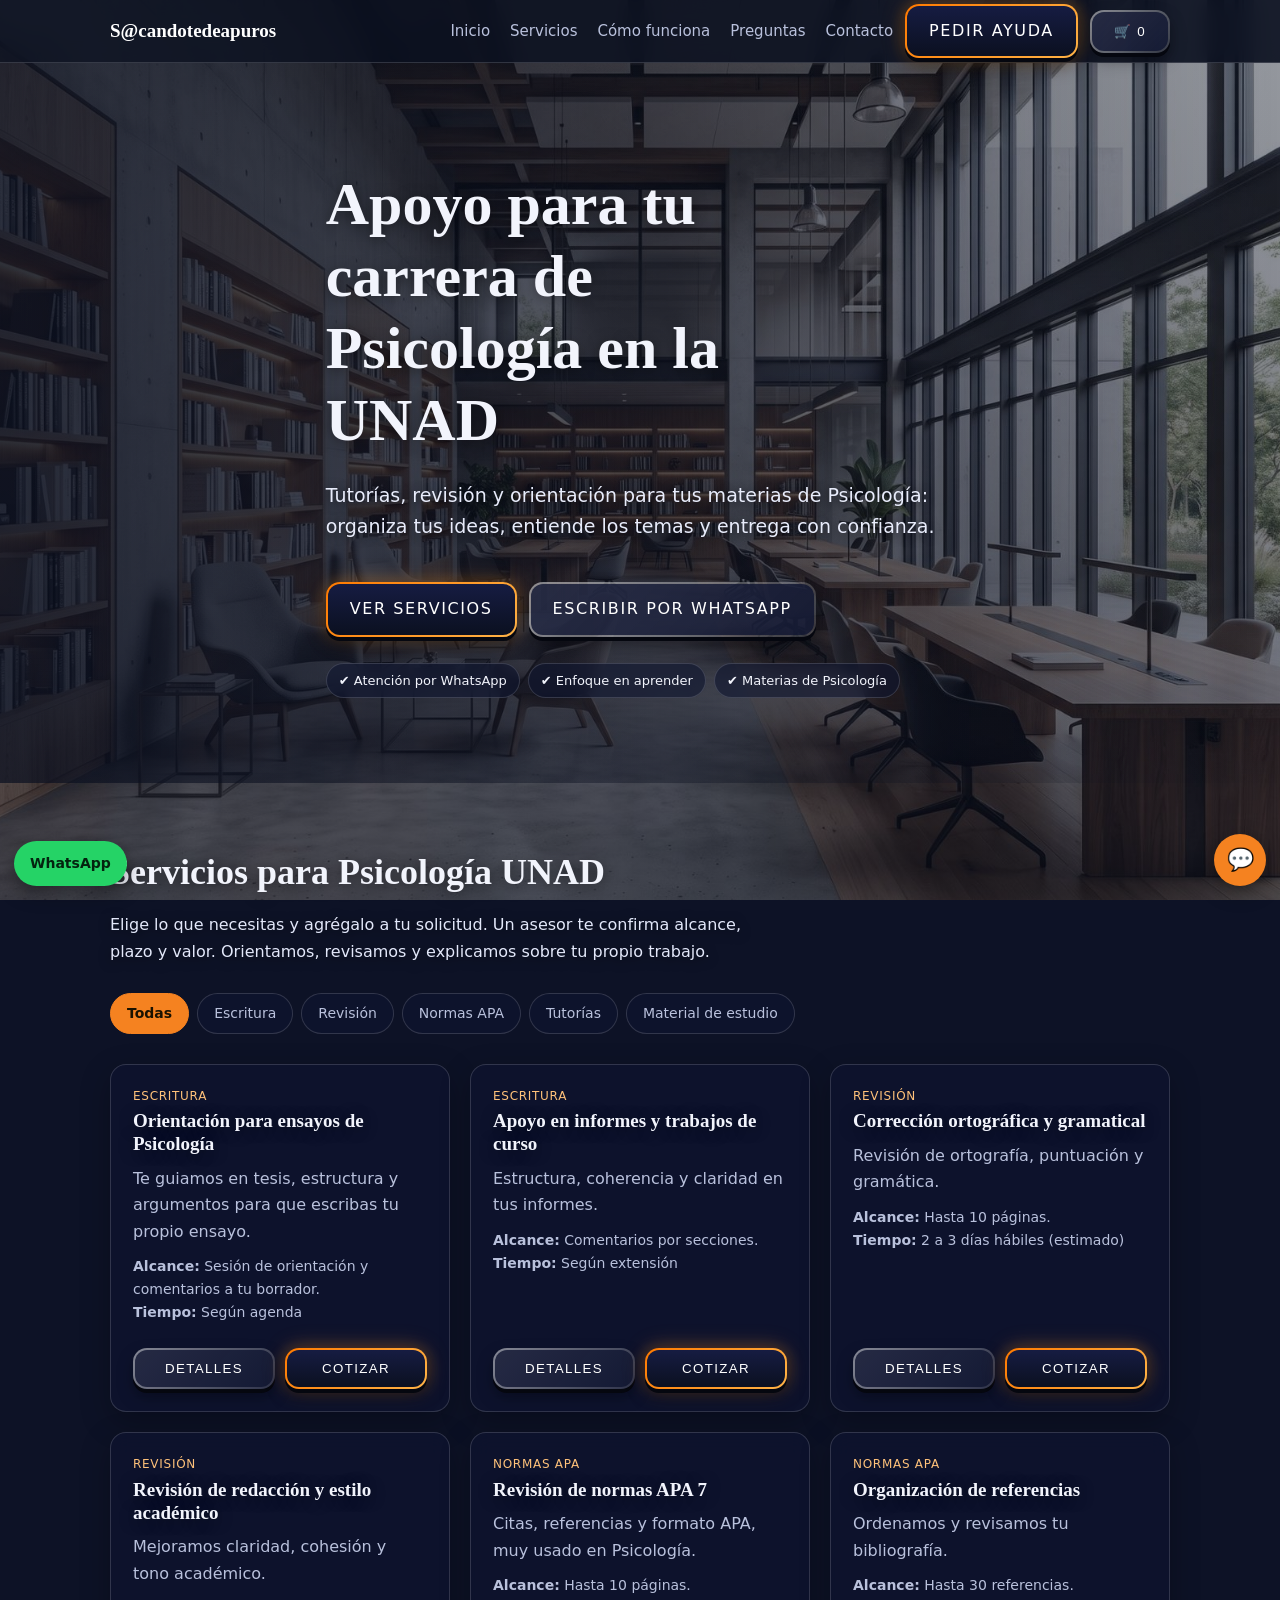
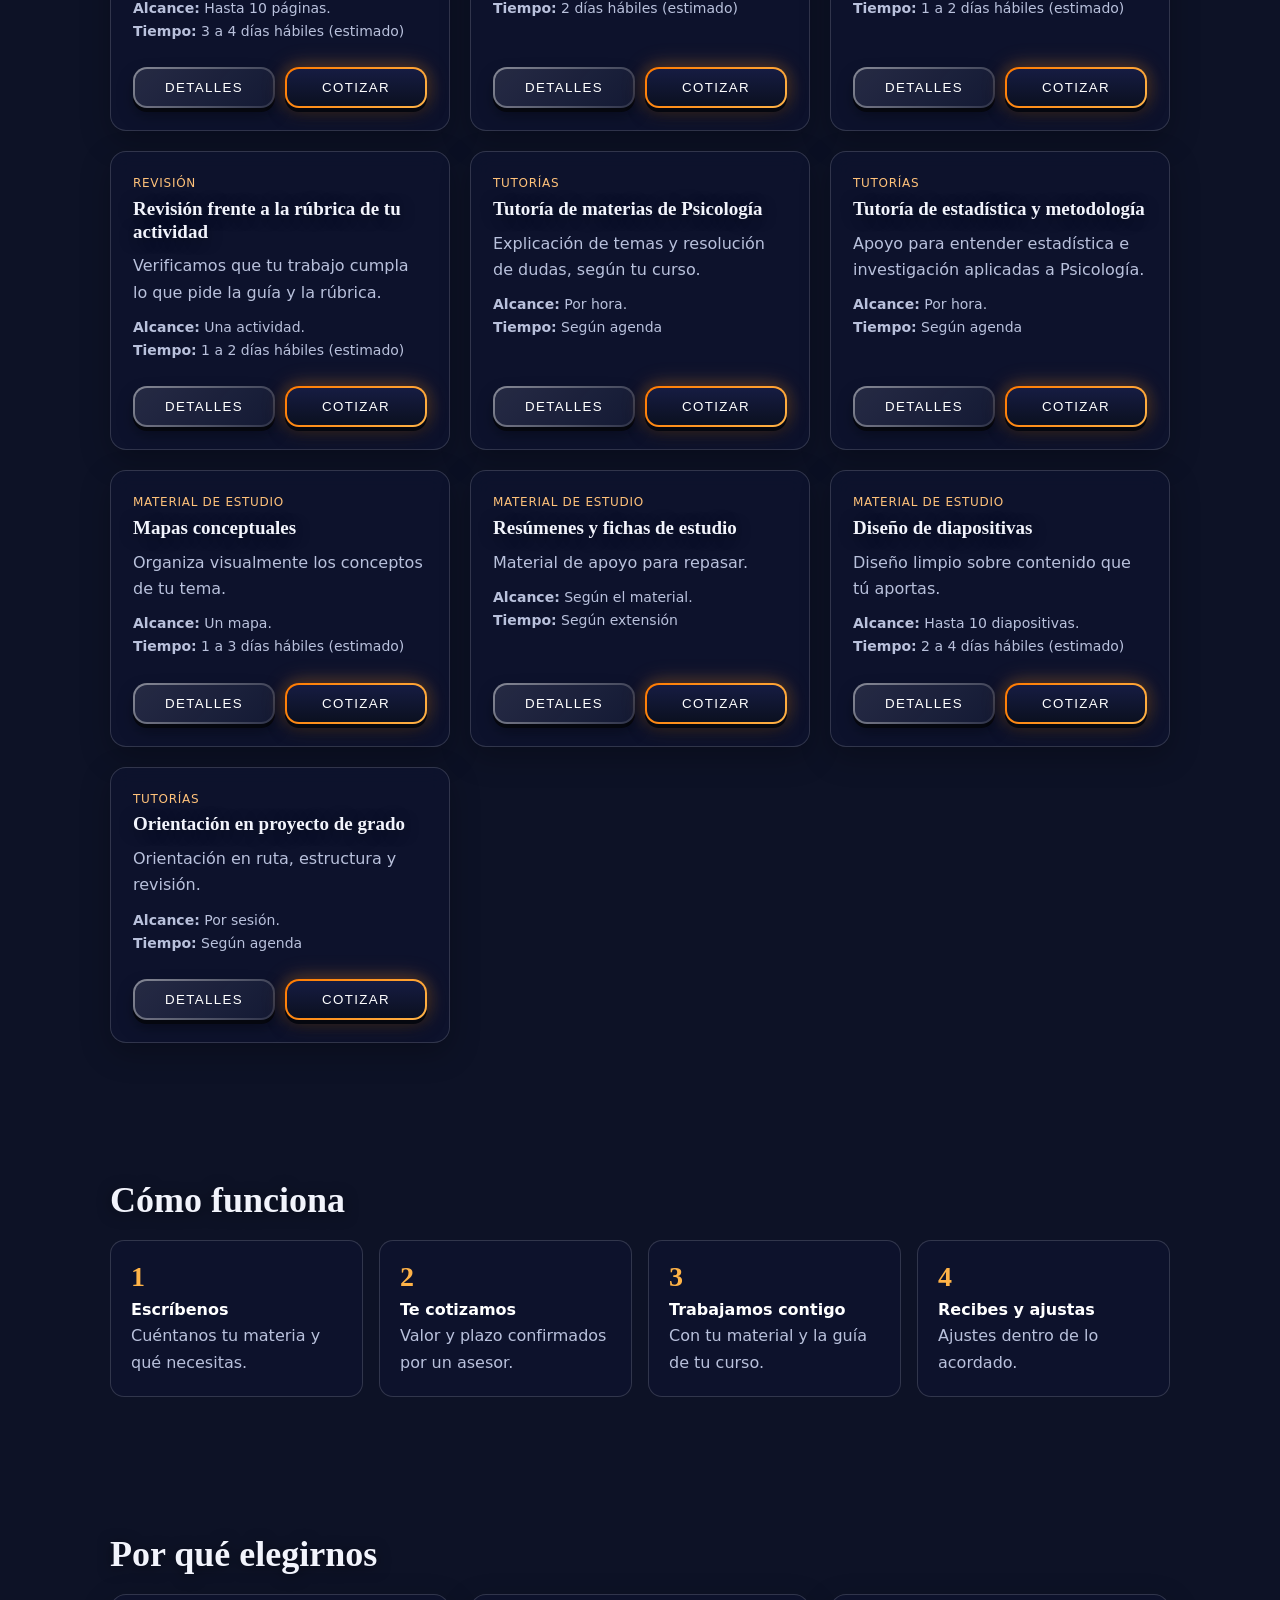
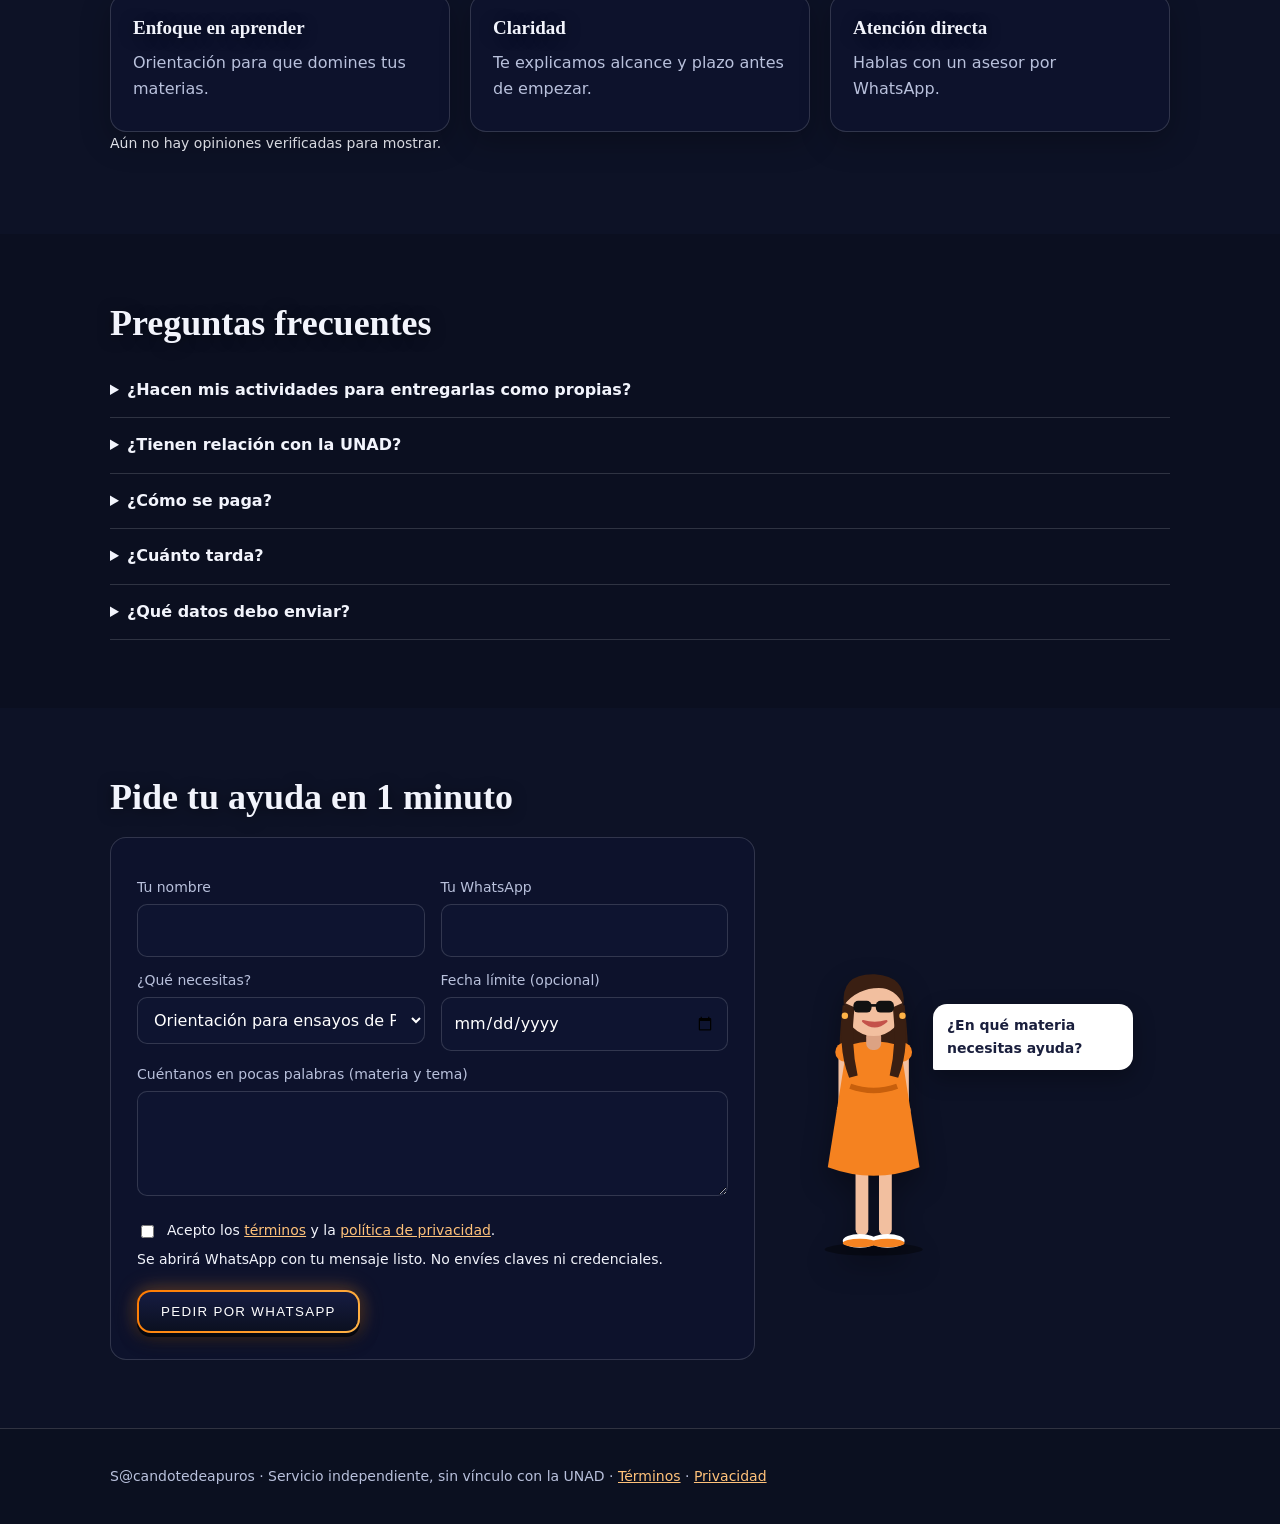
<file: index.html>
<!DOCTYPE html>
<html lang="es"><head><meta charset="utf-8"><meta name="viewport" content="width=device-width,initial-scale=1">
<title>Apoyo académico para estudiantes de Psicología UNAD</title>
<meta name="description" content="Tutorías, revisión y orientación para estudiantes de Psicología de la UNAD. Pide ayuda por WhatsApp.">
<meta property="og:title" content="Apoyo académico para Psicología UNAD"><meta property="og:type" content="website">
<link rel="icon" href="data:image/svg+xml,%3Csvg xmlns='http://www.w3.org/2000/svg' viewBox='0 0 100 100'%3E%3Crect width='100' height='100' rx='20' fill='%232f6bff'/%3E%3Ctext x='50' y='68' font-size='56' text-anchor='middle' fill='white'%3EA%3C/text%3E%3C/svg%3E">
<link rel="stylesheet" href="css/styles.css"></head>
<body>
<header class="top"><div class="w bar"><a class="logo" href="#inicio">S@candotedeapuros</a>
<nav id="nav" aria-label="Principal"><a href="#inicio">Inicio</a><a href="#catalogo">Servicios</a><a href="#proceso">Cómo funciona</a><a href="#faq">Preguntas</a><a href="#pedir">Contacto</a></nav>
<a class="btn sol" href="#pedir">Pedir ayuda</a>
<button class="btn sec" id="abrirCarrito" type="button" aria-label="Abrir mi solicitud">🛒 <span id="cuenta">0</span></button>
<button id="menuBtn" type="button" aria-label="Menú">☰</button></div></header>
<main>
<section class="hero" id="inicio"><div class="w"><h1>Apoyo para tu carrera de Psicología en la UNAD</h1>
<p>Tutorías, revisión y orientación para tus materias de Psicología: organiza tus ideas, entiende los temas y entrega con confianza.</p>
<div class="acc"><a class="btn" href="#catalogo">Ver servicios</a><a class="btn sec" href="https://wa.me/573187248086?text=Hola%2C%20soy%20estudiante%20de%20Psicolog%C3%ADa%20UNAD%20y%20quisiera%20una%20consulta." target="_blank" rel="noopener">Escribir por WhatsApp</a></div><ul class="trust"><li>✔ Atención por WhatsApp</li><li>✔ Enfoque en aprender</li><li>✔ Materias de Psicología</li></ul></div></section>

<section id="catalogo"><div class="w"><h2>Servicios para Psicología UNAD</h2><p class="lead">Elige lo que necesitas y agrégalo a tu solicitud. Un asesor te confirma alcance, plazo y valor. Orientamos, revisamos y explicamos sobre tu propio trabajo.</p>
<div id="filtros"></div><div class="grid" id="grid"></div></div></section>

<section id="trabajos"><div class="w"><h2>Trabajos realizados</h2><p class="lead">Resultados de trabajos que hemos acompañado. Toca una imagen para verla en grande.</p><div class="grid" id="trabajos-grid"></div></div></section>

<section id="proceso"><div class="w"><h2>Cómo funciona</h2><ol class="pasos">
<li><strong>Escríbenos</strong><br>Cuéntanos tu materia y qué necesitas.</li><li><strong>Te cotizamos</strong><br>Valor y plazo confirmados por un asesor.</li><li><strong>Trabajamos contigo</strong><br>Con tu material y la guía de tu curso.</li><li><strong>Recibes y ajustas</strong><br>Ajustes dentro de lo acordado.</li></ol></div></section>

<section><div class="w"><h2>Por qué elegirnos</h2><div class="grid">
<div class="card"><h3>Enfoque en aprender</h3><p>Orientación para que domines tus materias.</p></div>
<div class="card"><h3>Claridad</h3><p>Te explicamos alcance y plazo antes de empezar.</p></div>
<div class="card"><h3>Atención directa</h3><p>Hablas con un asesor por WhatsApp.</p></div></div>
<p class="mini">Aún no hay opiniones verificadas para mostrar.</p></div></section>

<section class="alt" id="faq"><div class="w"><h2>Preguntas frecuentes</h2>
<details><summary>¿Hacen mis actividades para entregarlas como propias?</summary><p>No. Damos tutoría, orientación y revisión sobre tu propio trabajo. No suplantamos estudiantes ni ofrecemos trabajos para presentar como propios.</p></details>
<details><summary>¿Tienen relación con la UNAD?</summary><p>No. Somos un servicio independiente, sin vínculo con la UNAD.</p></details>
<details><summary>¿Cómo se paga?</summary><p>Los medios de pago los confirma el asesor. Esta web no procesa pagos.</p></details>
<details><summary>¿Cuánto tarda?</summary><p>Los tiempos son estimados y se confirman antes de empezar.</p></details>
<details><summary>¿Qué datos debo enviar?</summary><p>Solo los necesarios. Nunca claves del campus virtual ni credenciales.</p></details></div></section>

<section id="pedir"><div class="w"><h2>Pide tu ayuda en 1 minuto</h2>
<div class="pedir-grid"><form id="form" novalidate><input class="hp" name="web" tabindex="-1" autocomplete="off" aria-hidden="true">
<div class="cols"><div><label for="nombre">Tu nombre</label><input id="nombre" name="nombre" required></div>
<div><label for="tel">Tu WhatsApp</label><input id="tel" name="tel" inputmode="tel" required></div>
<div><label for="tipo">¿Qué necesitas?</label><select id="tipo" name="tipo"></select></div>
<div><label for="fecha">Fecha límite (opcional)</label><input id="fecha" name="fecha" type="date"></div></div>
<label for="necesidad">Cuéntanos en pocas palabras (materia y tema)</label><textarea id="necesidad" name="necesidad" rows="3" maxlength="800" required></textarea>
<div class="chk"><input type="checkbox" id="privacidad" name="privacidad"><label for="privacidad">Acepto los <a href="legal/terminos.html">términos</a> y la <a href="legal/privacidad.html">política de privacidad</a>.</label></div>
<p class="mini">Se abrirá WhatsApp con tu mensaje listo. No envíes claves ni credenciales.</p>
<button class="btn" type="submit">Pedir por WhatsApp</button></form>
<div class="stage" id="stage" aria-live="polite">
<svg class="char" viewBox="0 0 170 300" role="img" aria-label="Asesora amigable bailando">
<ellipse cx="85" cy="291" rx="46" ry="6" fill="rgba(0,0,0,.4)"/>
<g class="cuerpo">
<rect class="pierL" x="68" y="205" width="12" height="73" rx="6" fill="#f2bf9f"/><rect class="pierR" x="90" y="205" width="12" height="73" rx="6" fill="#f2bf9f"/>
<ellipse cx="72" cy="283" rx="16" ry="6.5" fill="#fff"/><ellipse cx="98" cy="283" rx="16" ry="6.5" fill="#fff"/><ellipse cx="72" cy="285" rx="16" ry="4" fill="#f58220"/><ellipse cx="98" cy="285" rx="16" ry="4" fill="#f58220"/>
<path d="M56 62Q48 130 60 152L110 152Q122 130 114 62Z" fill="#3a1f12"/>
<g class="armL"><rect x="52" y="102" width="12" height="58" rx="6" fill="#f2bf9f"/><circle cx="58" cy="161" r="7.5" fill="#f2bf9f"/></g>
<g class="armR"><rect x="106" y="102" width="12" height="58" rx="6" fill="#f2bf9f"/><circle cx="112" cy="161" r="7.5" fill="#f2bf9f"/></g>
<path class="falda" d="M60 100Q85 92 110 100L128 214Q85 230 42 214Z" fill="#f58220"/><path d="M63 138Q85 146 107 138" stroke="#c75f0c" stroke-width="5" fill="none"/>
<circle cx="58" cy="106" r="9" fill="#f58220"/><circle cx="112" cy="106" r="9" fill="#f58220"/>
<rect x="78" y="86" width="14" height="18" rx="6" fill="#dca283"/>
<circle cx="85" cy="64" r="27" fill="#f2bf9f"/>
<path d="M57 62Q54 32 86 33Q116 35 113 62Q105 46 90 46Q70 46 57 62Z" fill="#3a1f12"/>
<path d="M58 60Q50 100 62 130L70 128Q63 98 67 64Z" fill="#3a1f12"/><path d="M112 60Q120 100 108 130L100 128Q107 98 103 64Z" fill="#3a1f12"/>
<rect x="66" y="58" width="17" height="11" rx="4.5" fill="#111"/><rect x="87" y="58" width="17" height="11" rx="4.5" fill="#111"/><rect x="82" y="61" width="6" height="2.5" fill="#111"/>
<path d="M75 77Q86 87 97 77Q86 80 75 77Z" fill="#c4524a" stroke="#c4524a" stroke-width="2" stroke-linejoin="round"/>
<circle cx="58" cy="72" r="3" fill="#ffb347"/><circle cx="112" cy="72" r="3" fill="#ffb347"/>
</g></svg>
<div class="bubble" id="burbuja">¿En qué materia necesitas ayuda?</div>
<div class="okbox" id="okbox"><strong>¡LISTO!</strong><span>Se abrió WhatsApp con tu mensaje. Pulsa <b>Enviar</b> allí para completar tu solicitud.</span></div></div>
</div></div></section>
</main>
<footer><div class="w">S@candotedeapuros · Servicio independiente, sin vínculo con la UNAD · <a href="legal/terminos.html">Términos</a> · <a href="legal/privacidad.html">Privacidad</a></div></footer>

<aside id="panel" aria-label="Carrito"><div style="display:flex;justify-content:space-between;gap:8px"><h3>Mi solicitud</h3><button class="btn sec" id="cerrarCarrito" type="button">Seguir viendo</button></div>
<ul id="lineas"></ul><p class="mini">Un asesor te confirmará alcance, plazo y valor. Esto no es un pago.</p>
<button class="btn" id="waCarrito" type="button">Enviar por WhatsApp</button><button class="btn sec" id="vaciar" type="button" style="margin-top:8px">Vaciar lista</button></aside>
<div id="lb" hidden><img alt="Trabajo ampliado"></div>
<div id="aviso" class="aviso" role="status" hidden></div>
<a id="waFlot" href="https://wa.me/573187248086?text=Hola%2C%20quisiera%20una%20consulta." target="_blank" rel="noopener">WhatsApp</a>

<script>
(function(){
"use strict";
var NUM="573187248086";
var CAT=[
{id:"ensayos",cat:"Escritura",nombre:"Orientación para ensayos de Psicología",desc:"Te guiamos en tesis, estructura y argumentos para que escribas tu propio ensayo.",alcance:"Sesión de orientación y comentarios a tu borrador.",tiempo:"Según agenda"},
{id:"informes",cat:"Escritura",nombre:"Apoyo en informes y trabajos de curso",desc:"Estructura, coherencia y claridad en tus informes.",alcance:"Comentarios por secciones.",tiempo:"Según extensión"},
{id:"correccion",cat:"Revisión",nombre:"Corrección ortográfica y gramatical",desc:"Revisión de ortografía, puntuación y gramática.",alcance:"Hasta 10 páginas.",tiempo:"2 a 3 días hábiles (estimado)"},
{id:"estilo",cat:"Revisión",nombre:"Revisión de redacción y estilo académico",desc:"Mejoramos claridad, cohesión y tono académico.",alcance:"Hasta 10 páginas.",tiempo:"3 a 4 días hábiles (estimado)"},
{id:"apa",cat:"Normas APA",nombre:"Revisión de normas APA 7",desc:"Citas, referencias y formato APA, muy usado en Psicología.",alcance:"Hasta 10 páginas.",tiempo:"2 días hábiles (estimado)"},
{id:"referencias",cat:"Normas APA",nombre:"Organización de referencias",desc:"Ordenamos y revisamos tu bibliografía.",alcance:"Hasta 30 referencias.",tiempo:"1 a 2 días hábiles (estimado)"},
{id:"rubrica",cat:"Revisión",nombre:"Revisión frente a la rúbrica de tu actividad",desc:"Verificamos que tu trabajo cumpla lo que pide la guía y la rúbrica.",alcance:"Una actividad.",tiempo:"1 a 2 días hábiles (estimado)"},
{id:"tutoria",cat:"Tutorías",nombre:"Tutoría de materias de Psicología",desc:"Explicación de temas y resolución de dudas, según tu curso.",alcance:"Por hora.",tiempo:"Según agenda"},
{id:"estadistica",cat:"Tutorías",nombre:"Tutoría de estadística y metodología",desc:"Apoyo para entender estadística e investigación aplicadas a Psicología.",alcance:"Por hora.",tiempo:"Según agenda"},
{id:"mapas",cat:"Material de estudio",nombre:"Mapas conceptuales",desc:"Organiza visualmente los conceptos de tu tema.",alcance:"Un mapa.",tiempo:"1 a 3 días hábiles (estimado)"},
{id:"fichas",cat:"Material de estudio",nombre:"Resúmenes y fichas de estudio",desc:"Material de apoyo para repasar.",alcance:"Según el material.",tiempo:"Según extensión"},
{id:"diapositivas",cat:"Material de estudio",nombre:"Diseño de diapositivas",desc:"Diseño limpio sobre contenido que tú aportas.",alcance:"Hasta 10 diapositivas.",tiempo:"2 a 4 días hábiles (estimado)"},
{id:"grado",cat:"Tutorías",nombre:"Orientación en proyecto de grado",desc:"Orientación en ruta, estructura y revisión.",alcance:"Por sesión.",tiempo:"Según agenda"}
];
/* Para agregar trabajos: sube las imágenes a la carpeta img y escribe una línea por cada una, separadas por coma. Ejemplos:
   "img/trabajo1.jpg",
   {img:"img/trabajo2.jpg",materia:"Psicología social",nota:"5.0"},
   Si la lista está vacía, la sección se oculta sola. */
var TRABAJOS=[];
function $(s){return document.querySelector(s)}
function $$(s){return Array.prototype.slice.call(document.querySelectorAll(s))}
function esc(t){var d=document.createElement("div");d.textContent=t;return d.innerHTML}
function fmt(n){return new Intl.NumberFormat("es-CO",{style:"currency",currency:"COP",maximumFractionDigits:0}).format(n)}
function wa(t){window.open("https://wa.me/"+NUM+"?text="+encodeURIComponent(t),"_blank","noopener")}
function limpiar(v){return String(v||"").replace(/[<>]/g,"").trim()}

var K="carrito_v3";
function items(){try{return JSON.parse(localStorage.getItem(K))||[]}catch(e){return window.__c||[]}}
function guardar(l){window.__c=l;try{localStorage.setItem(K,JSON.stringify(l))}catch(e){}pintarCarrito()}
function agregar(id){var s=CAT.filter(function(x){return x.id===id})[0];if(!s)return false;var l=items();if(l.some(function(x){return x.id===id}))return false;l.push({id:id,nombre:s.nombre});guardar(l);return true}
function quitar(id){guardar(items().filter(function(x){return x.id!==id}))}
function resumen(){var l=items();if(!l.length)return "Hola, quisiera una consulta general.";return "Hola, quisiera cotizar estos servicios:\n"+l.map(function(i){return "- "+i.nombre}).join("\n")}

function pintarCatalogo(f){f=f||"Todas";$("#grid").innerHTML=CAT.filter(function(s){return f==="Todas"||s.cat===f}).map(function(s){return '<article class="card"><span class="tag">'+esc(s.cat)+'</span><h3>'+esc(s.nombre)+'</h3><p>'+esc(s.desc)+'</p><p class="mini"><strong>Alcance:</strong> '+esc(s.alcance)+'<br><strong>Tiempo:</strong> '+esc(s.tiempo)+'</p><div class="acc"><button type="button" class="btn sec" data-det="'+s.id+'">Detalles</button><button type="button" class="btn" data-add="'+s.id+'">Cotizar</button></div></article>'}).join("")}
function pintarTrabajos(){if(!TRABAJOS.length){$("#trabajos").hidden=true;return}$("#trabajos-grid").innerHTML=TRABAJOS.map(function(t){if(typeof t==="string")t={img:t};return '<figure class="work"><img src="'+esc(t.img)+'" alt="'+esc(t.materia||"Trabajo realizado")+'" loading="lazy" data-zoom="'+esc(t.img)+'">'+((t.materia||t.nota)?'<figcaption><span>'+esc(t.materia||"")+'</span>'+(t.nota?'<span class="nota">Nota: '+esc(t.nota)+'</span>':'')+'</figcaption>':'')+'</figure>'}).join("")}
function pintarFiltros(){var c=["Todas"];CAT.forEach(function(s){if(c.indexOf(s.cat)<0)c.push(s.cat)});$("#filtros").innerHTML=c.map(function(x,i){return '<button type="button" class="chip'+(i?"":" on")+'" data-f="'+x+'">'+x+'</button>'}).join("");$("#tipo").innerHTML=CAT.map(function(s){return "<option>"+esc(s.nombre)+"</option>"}).join("")+"<option>Otra materia o ayuda</option>"}
function pintarCarrito(){var l=items();$("#cuenta").textContent=l.length;$("#lineas").innerHTML=l.length?l.map(function(i){return '<li><strong>'+esc(i.nombre)+'</strong><button type="button" data-q="'+i.id+'" aria-label="Quitar">✕</button></li>'}).join(""):"<li>Aún no has agregado servicios.</li>"}
function aviso(t,ok){var a=$("#aviso");a.textContent=t;a.className="aviso "+(ok===false?"err":"ok");a.hidden=false;setTimeout(function(){a.hidden=true},4500)}

document.addEventListener("click",function(e){var t=e.target.closest("button");if(!t)return;var d=t.dataset;
 if(d.add){aviso(agregar(d.add)?"Agregado a tu solicitud.":"Ya está en tu solicitud.")}
 if(d.det){var s=CAT.filter(function(x){return x.id===d.det})[0];alert(s.nombre+"\n\n"+s.desc+"\nAlcance: "+s.alcance+"\nTiempo: "+s.tiempo+"\nEl valor lo confirma un asesor.")}

 if(d.f){$$(".chip").forEach(function(c){c.classList.toggle("on",c===t)});pintarCatalogo(d.f)}
 if(d.q)quitar(d.q)});

document.addEventListener("click",function(e){var z=e.target.closest("[data-zoom]");if(z){$("#lb img").src=z.dataset.zoom;$("#lb").hidden=false}else if(e.target.closest("#lb")){$("#lb").hidden=true}});
document.addEventListener("keydown",function(e){if(e.key==="Escape")$("#lb").hidden=true});
pintarFiltros();pintarCatalogo();pintarTrabajos();pintarCarrito();
$("#abrirCarrito").onclick=function(){$("#panel").classList.add("abierto")};
$("#cerrarCarrito").onclick=function(){$("#panel").classList.remove("abierto")};
$("#vaciar").onclick=function(){guardar([])};
$("#waCarrito").onclick=function(){wa(resumen())};
$("#menuBtn").onclick=function(){$("#nav").classList.toggle("abierto")};
$$("#nav a").forEach(function(a){a.onclick=function(){$("#nav").classList.remove("abierto")}});

$("#form").onsubmit=function(e){e.preventDefault();var f=e.target,d={};["web","nombre","tel","tipo","fecha","necesidad"].forEach(function(k){d[k]=f.elements[k].value});if(d.web)return;var er=[];
 if(d.nombre.trim().length<2)er.push("Escribe tu nombre.");
 if(!/^\+?[0-9\s-]{7,15}$/.test(d.tel.trim()))er.push("WhatsApp no válido.");
 if(d.necesidad.trim().length<5)er.push("Cuéntanos qué necesitas.");
 if(!f.privacidad.checked)er.push("Acepta los términos y la política de privacidad.");
 if(er.length){var sg=$("#stage");sg.classList.remove("no");void sg.offsetWidth;sg.classList.add("no");return aviso(er.join(" "),false)}
 var l=items();wa("Hola, soy "+limpiar(d.nombre)+" (estudiante de Psicología UNAD).\nWhatsApp: "+limpiar(d.tel)+"\nNecesito: "+limpiar(d.tipo)+"\nFecha límite: "+limpiar(d.fecha||"-")+"\nDetalle: "+limpiar(d.necesidad)+(l.length?"\n\n"+resumen():""));
 aviso("Se abrió WhatsApp. Tu mensaje no se envía hasta que pulses Enviar.");var st=$("#stage");st.classList.remove("no");st.classList.add("ok");st.scrollIntoView({behavior:"smooth",block:"center"})};
$("#form").addEventListener("input",function(){$("#stage").classList.remove("ok")});

/* Chatbot sin API (para IA usa un backend seguro, nunca claves en GitHub) */
var R=[{k:["servicio","ofrecen"],r:"Ofrecemos tutorías, revisión, normas APA, material de estudio y orientación para Psicología UNAD.",ir:"#catalogo"},
{k:["cuesta","precio","costo"],r:"Cada servicio se cotiza según extensión, materia y plazo. Un asesor te confirma el valor por WhatsApp."},
{k:["cotiza","presupuesto","solicit"],r:"Llena el formulario corto o escríbenos por WhatsApp.",ir:"#pedir"},
{k:["material","enviar","requisito"],r:"Normalmente: la guía de la actividad, tu borrador o tema y la fecha límite. Nunca envíes claves del campus virtual."},
{k:["tarda","entrega","plazo"],r:"Los tiempos son estimados y se confirman antes de empezar."},
{k:["pago","pagar"],r:"Esta web no procesa pagos. El asesor te indica los medios al confirmar."},
{k:["correcci"],r:"Indícanos qué debe ajustarse por WhatsApp y lo revisamos dentro de lo acordado."},
{k:["asesor","humano","contacto","whatsapp"],r:"Te conecto con un asesor por WhatsApp.",wa:"Hola, quisiera hablar con un asesor."},
{k:["privacidad","datos"],r:"Usamos tus datos solo para atender tu solicitud.",ir:"legal/privacidad.html"},
{k:["revisi","proceso"],r:"1) Nos cuentas. 2) Te cotizamos. 3) Trabajamos con tu material. 4) Recibes y ajustas."}];
var Q=["¿Qué servicios ofrecen?","¿Cuánto cuesta un servicio?","¿Cómo solicito una cotización?","¿Qué materiales debo enviar?","¿Cuánto tarda una entrega?","¿Cómo funciona el pago?","¿Cómo solicito una corrección?","¿Cómo contacto con un asesor?","¿Cuáles son sus políticas de privacidad?","¿Cómo funciona el proceso de revisión?"];
function msg(t,c){var d=document.createElement("div");d.className="m "+c;d.textContent=t;$("#cb-log").appendChild(d);$("#cb-log").scrollTop=1e9;return d}
function resp(q){var n=q.toLowerCase(),r=R.filter(function(x){return x.k.some(function(k){return n.indexOf(k)>-1})})[0];
 if(!r){msg("No tengo esa información y no quiero inventarla. Puedo conectarte con un asesor.","bot");return}
 var d=msg(r.r,"bot"),a=document.createElement("a");
 if(r.wa){a.href="https://wa.me/"+NUM+"?text="+encodeURIComponent(r.wa);a.target="_blank";a.rel="noopener";a.textContent="Abrir WhatsApp";d.append(" ",a)}
 else if(r.ir){a.href=r.ir;a.textContent="Ir allí";d.append(" ",a)}}
var w=document.createElement("div");w.innerHTML='<button id="cb-btn" type="button" aria-label="Abrir asistente virtual">💬</button><section id="cb" role="dialog" aria-label="Asistente virtual" hidden><header><strong>Asistente virtual</strong><button id="cb-x" type="button" aria-label="Cerrar">✕</button></header><div id="cb-log" aria-live="polite"></div><div id="cb-q"></div><form id="cb-f"><input id="cb-i" placeholder="Escribe tu pregunta" aria-label="Pregunta" maxlength="200"><button type="submit">Enviar</button></form></section>';
document.body.appendChild(w);
msg("¡Hola! Bienvenido. Soy el asistente virtual. ¿En qué servicio académico puedo orientarte?","bot");
Q.forEach(function(q){var b=document.createElement("button");b.type="button";b.textContent=q;b.onclick=function(){msg(q,"yo");resp(q)};$("#cb-q").appendChild(b)});
var ad=document.createElement("button");ad.type="button";ad.textContent="Hablar con un asesor";ad.onclick=function(){wa("Hola, quisiera hablar con un asesor.")};$("#cb-q").appendChild(ad);
$("#cb-btn").onclick=function(){$("#cb").hidden=!$("#cb").hidden};
$("#cb-x").onclick=function(){$("#cb").hidden=true};
$("#cb-f").onsubmit=function(e){e.preventDefault();var v=limpiar($("#cb-i").value);if(!v)return;msg(v,"yo");resp(v);$("#cb-i").value=""};
})();
</script>
</body></html>
</file>
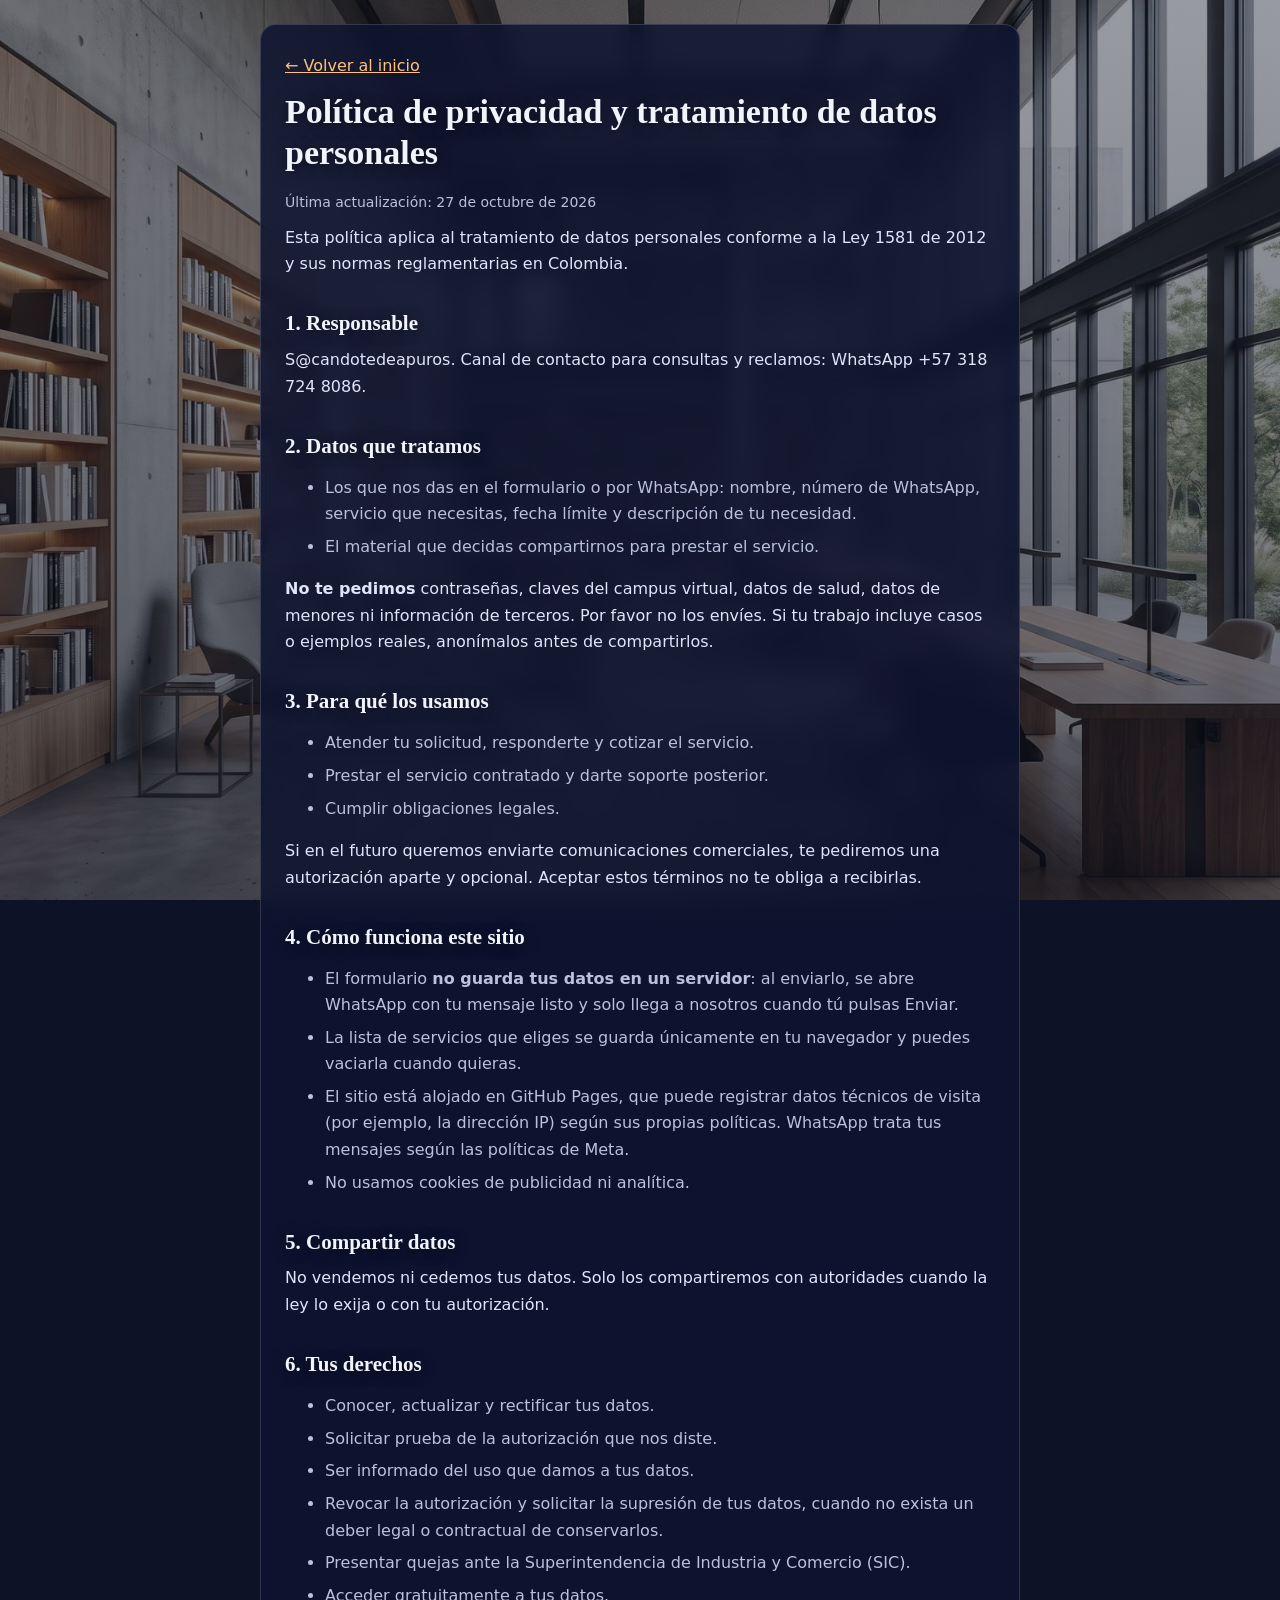
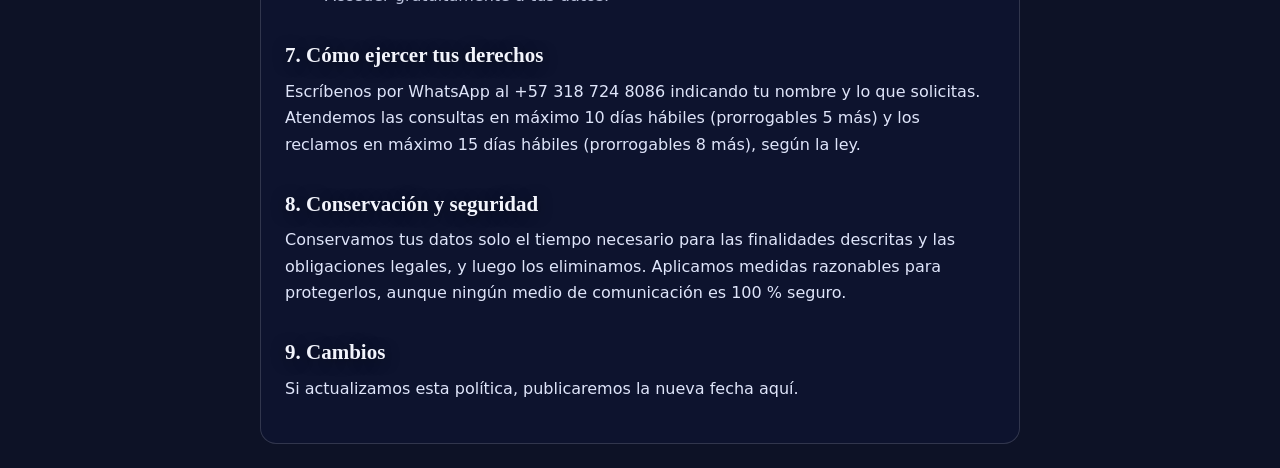
<file: privacidad.html>
<!DOCTYPE html>
<html lang="es"><head><meta charset="utf-8"><meta name="viewport" content="width=device-width,initial-scale=1">
<title>Política de privacidad y tratamiento de datos personales | S@candotedeapuros</title><link rel="stylesheet" href="../css/styles.css"></head>
<body><main class="legal doc"><p><a href="../index.html">← Volver al inicio</a></p>
<h1>Política de privacidad y tratamiento de datos personales</h1><p class="fecha">Última actualización: 27 de octubre de 2026</p>

<p>Esta política aplica al tratamiento de datos personales conforme a la Ley 1581 de 2012 y sus normas reglamentarias en Colombia.</p>
<h2>1. Responsable</h2>
<p>S@candotedeapuros. Canal de contacto para consultas y reclamos: WhatsApp +57 318 724 8086.</p>
<h2>2. Datos que tratamos</h2>
<ul><li>Los que nos das en el formulario o por WhatsApp: nombre, número de WhatsApp, servicio que necesitas, fecha límite y descripción de tu necesidad.</li>
<li>El material que decidas compartirnos para prestar el servicio.</li></ul>
<p><strong>No te pedimos</strong> contraseñas, claves del campus virtual, datos de salud, datos de menores ni información de terceros. Por favor no los envíes. Si tu trabajo incluye casos o ejemplos reales, anonímalos antes de compartirlos.</p>
<h2>3. Para qué los usamos</h2>
<ul><li>Atender tu solicitud, responderte y cotizar el servicio.</li>
<li>Prestar el servicio contratado y darte soporte posterior.</li>
<li>Cumplir obligaciones legales.</li></ul>
<p>Si en el futuro queremos enviarte comunicaciones comerciales, te pediremos una autorización aparte y opcional. Aceptar estos términos no te obliga a recibirlas.</p>
<h2>4. Cómo funciona este sitio</h2>
<ul><li>El formulario <strong>no guarda tus datos en un servidor</strong>: al enviarlo, se abre WhatsApp con tu mensaje listo y solo llega a nosotros cuando tú pulsas Enviar.</li>
<li>La lista de servicios que eliges se guarda únicamente en tu navegador y puedes vaciarla cuando quieras.</li>
<li>El sitio está alojado en GitHub Pages, que puede registrar datos técnicos de visita (por ejemplo, la dirección IP) según sus propias políticas. WhatsApp trata tus mensajes según las políticas de Meta.</li>
<li>No usamos cookies de publicidad ni analítica.</li></ul>
<h2>5. Compartir datos</h2>
<p>No vendemos ni cedemos tus datos. Solo los compartiremos con autoridades cuando la ley lo exija o con tu autorización.</p>
<h2>6. Tus derechos</h2>
<ul><li>Conocer, actualizar y rectificar tus datos.</li><li>Solicitar prueba de la autorización que nos diste.</li><li>Ser informado del uso que damos a tus datos.</li><li>Revocar la autorización y solicitar la supresión de tus datos, cuando no exista un deber legal o contractual de conservarlos.</li><li>Presentar quejas ante la Superintendencia de Industria y Comercio (SIC).</li><li>Acceder gratuitamente a tus datos.</li></ul>
<h2>7. Cómo ejercer tus derechos</h2>
<p>Escríbenos por WhatsApp al +57 318 724 8086 indicando tu nombre y lo que solicitas. Atendemos las consultas en máximo 10 días hábiles (prorrogables 5 más) y los reclamos en máximo 15 días hábiles (prorrogables 8 más), según la ley.</p>
<h2>8. Conservación y seguridad</h2>
<p>Conservamos tus datos solo el tiempo necesario para las finalidades descritas y las obligaciones legales, y luego los eliminamos. Aplicamos medidas razonables para protegerlos, aunque ningún medio de comunicación es 100 % seguro.</p>
<h2>9. Cambios</h2>
<p>Si actualizamos esta política, publicaremos la nueva fecha aquí.</p>
</main></body></html>
</file>
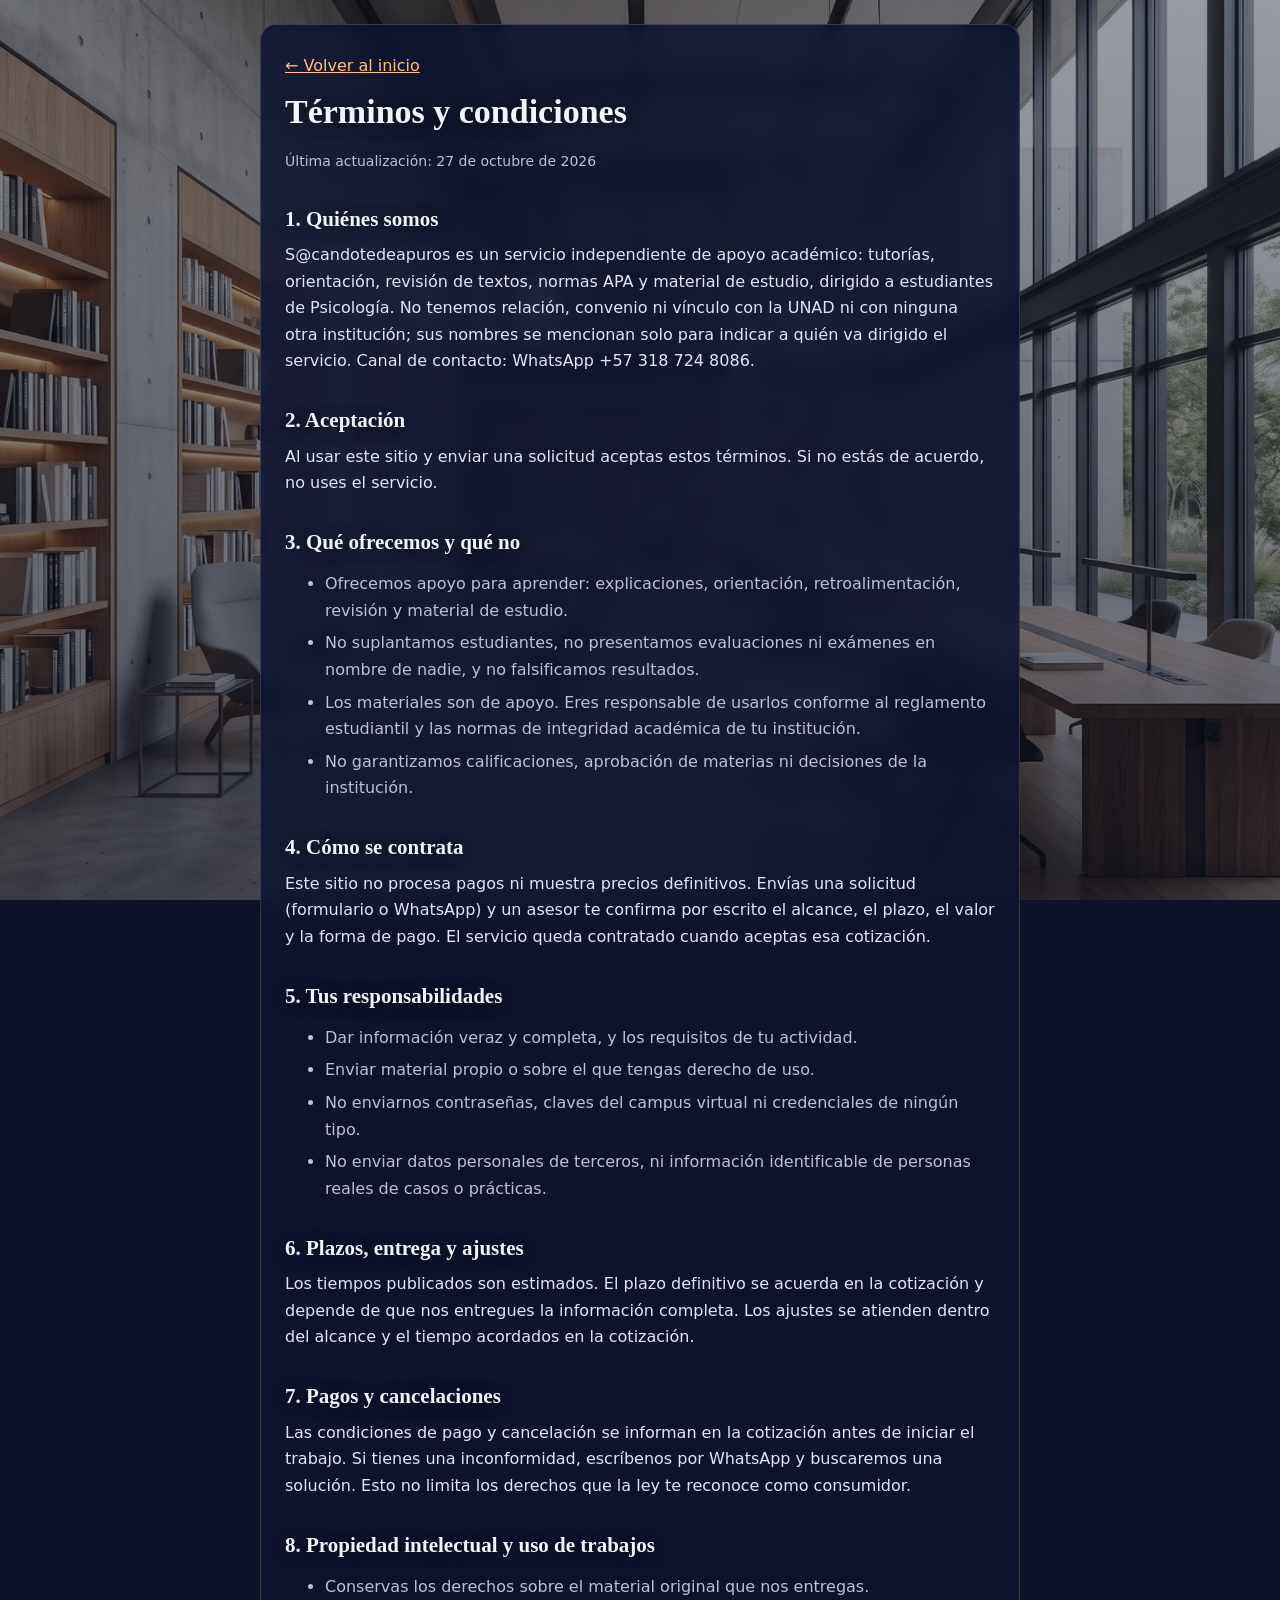
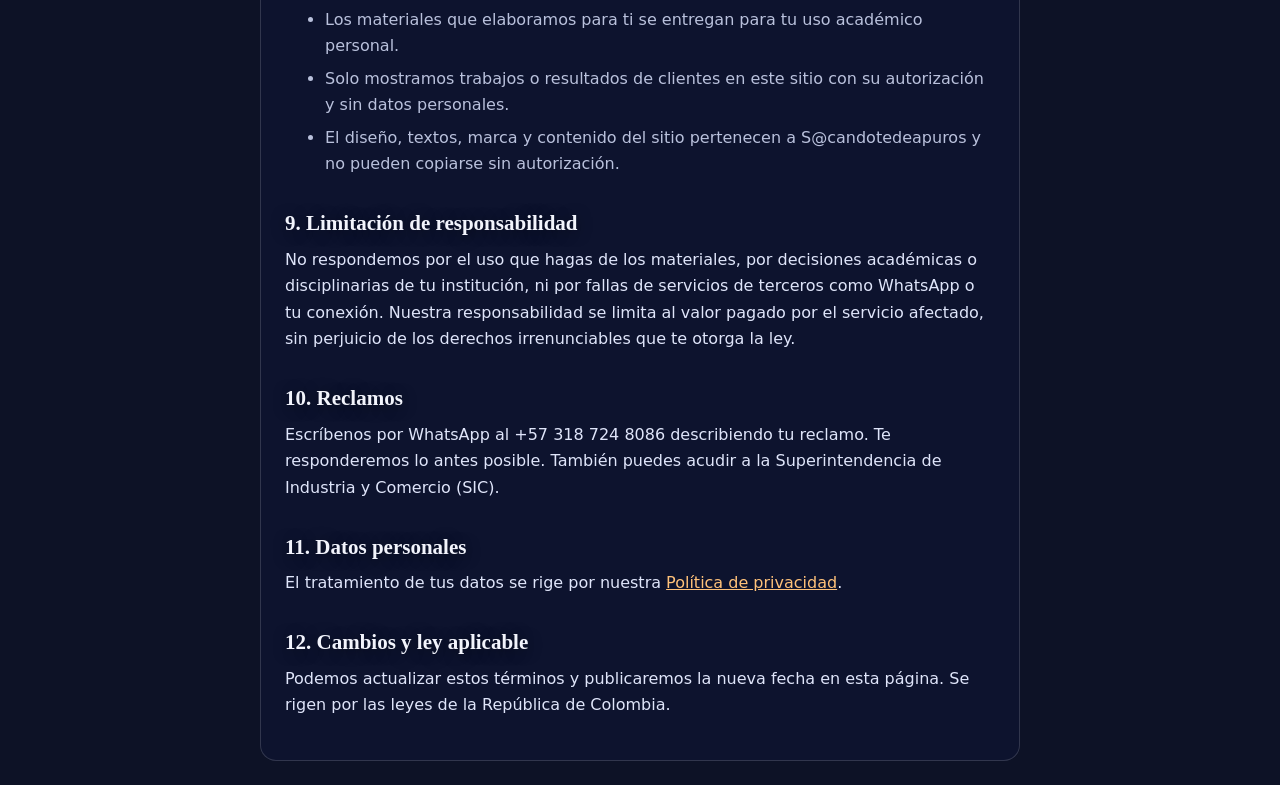
<file: terminos.html>
<!DOCTYPE html>
<html lang="es"><head><meta charset="utf-8"><meta name="viewport" content="width=device-width,initial-scale=1">
<title>Términos y condiciones | S@candotedeapuros</title><link rel="stylesheet" href="../css/styles.css"></head>
<body><main class="legal doc"><p><a href="../index.html">← Volver al inicio</a></p>
<h1>Términos y condiciones</h1><p class="fecha">Última actualización: 27 de octubre de 2026</p>

<h2>1. Quiénes somos</h2>
<p>S@candotedeapuros es un servicio independiente de apoyo académico: tutorías, orientación, revisión de textos, normas APA y material de estudio, dirigido a estudiantes de Psicología. No tenemos relación, convenio ni vínculo con la UNAD ni con ninguna otra institución; sus nombres se mencionan solo para indicar a quién va dirigido el servicio. Canal de contacto: WhatsApp +57 318 724 8086.</p>
<h2>2. Aceptación</h2>
<p>Al usar este sitio y enviar una solicitud aceptas estos términos. Si no estás de acuerdo, no uses el servicio.</p>
<h2>3. Qué ofrecemos y qué no</h2>
<ul><li>Ofrecemos apoyo para aprender: explicaciones, orientación, retroalimentación, revisión y material de estudio.</li>
<li>No suplantamos estudiantes, no presentamos evaluaciones ni exámenes en nombre de nadie, y no falsificamos resultados.</li>
<li>Los materiales son de apoyo. Eres responsable de usarlos conforme al reglamento estudiantil y las normas de integridad académica de tu institución.</li>
<li>No garantizamos calificaciones, aprobación de materias ni decisiones de la institución.</li></ul>
<h2>4. Cómo se contrata</h2>
<p>Este sitio no procesa pagos ni muestra precios definitivos. Envías una solicitud (formulario o WhatsApp) y un asesor te confirma por escrito el alcance, el plazo, el valor y la forma de pago. El servicio queda contratado cuando aceptas esa cotización.</p>
<h2>5. Tus responsabilidades</h2>
<ul><li>Dar información veraz y completa, y los requisitos de tu actividad.</li>
<li>Enviar material propio o sobre el que tengas derecho de uso.</li>
<li>No enviarnos contraseñas, claves del campus virtual ni credenciales de ningún tipo.</li>
<li>No enviar datos personales de terceros, ni información identificable de personas reales de casos o prácticas.</li></ul>
<h2>6. Plazos, entrega y ajustes</h2>
<p>Los tiempos publicados son estimados. El plazo definitivo se acuerda en la cotización y depende de que nos entregues la información completa. Los ajustes se atienden dentro del alcance y el tiempo acordados en la cotización.</p>
<h2>7. Pagos y cancelaciones</h2>
<p>Las condiciones de pago y cancelación se informan en la cotización antes de iniciar el trabajo. Si tienes una inconformidad, escríbenos por WhatsApp y buscaremos una solución. Esto no limita los derechos que la ley te reconoce como consumidor.</p>
<h2>8. Propiedad intelectual y uso de trabajos</h2>
<ul><li>Conservas los derechos sobre el material original que nos entregas.</li>
<li>Los materiales que elaboramos para ti se entregan para tu uso académico personal.</li>
<li>Solo mostramos trabajos o resultados de clientes en este sitio con su autorización y sin datos personales.</li>
<li>El diseño, textos, marca y contenido del sitio pertenecen a S@candotedeapuros y no pueden copiarse sin autorización.</li></ul>
<h2>9. Limitación de responsabilidad</h2>
<p>No respondemos por el uso que hagas de los materiales, por decisiones académicas o disciplinarias de tu institución, ni por fallas de servicios de terceros como WhatsApp o tu conexión. Nuestra responsabilidad se limita al valor pagado por el servicio afectado, sin perjuicio de los derechos irrenunciables que te otorga la ley.</p>
<h2>10. Reclamos</h2>
<p>Escríbenos por WhatsApp al +57 318 724 8086 describiendo tu reclamo. Te responderemos lo antes posible. También puedes acudir a la Superintendencia de Industria y Comercio (SIC).</p>
<h2>11. Datos personales</h2>
<p>El tratamiento de tus datos se rige por nuestra <a href="privacidad.html">Política de privacidad</a>.</p>
<h2>12. Cambios y ley aplicable</h2>
<p>Podemos actualizar estos términos y publicaremos la nueva fecha en esta página. Se rigen por las leyes de la República de Colombia.</p>
</main></body></html>
</file>
<file: css/styles.css>
:root{--bg:#0d1226;--card:rgba(14,20,48,.74);--tx:#f2f4fc;--mut:#b9c1dc;--az:#f58220;--vi:#ffb347;--bd:rgba(255,255,255,.15);--r:16px}
*{box-sizing:border-box}
html{scroll-behavior:smooth;scroll-padding-top:70px;-webkit-text-size-adjust:100%}
body{margin:0;font:16px/1.65 "Segoe UI",system-ui,-apple-system,sans-serif;background:var(--bg);color:var(--tx);overflow-x:hidden}
body::before{content:"";position:fixed;inset:0;z-index:-1;background:linear-gradient(180deg,rgba(11,16,32,.42),rgba(11,16,32,.62)),url(../biblioteca.jpg) center/cover no-repeat}
a{color:#ffc27a}
h1,h2,h3{font-family:Georgia,"Times New Roman",serif;line-height:1.2;margin:0 0 .5em;text-shadow:0 2px 14px rgba(0,0,0,.5)}
h2{font-size:clamp(26px,5vw,36px)}h3{font-size:19px}
p{margin:0 0 .8em}.lead{color:#e3e8fa;max-width:62ch;margin-bottom:1.6em;text-shadow:0 2px 12px rgba(0,0,0,.6)}
.w{max-width:1100px;margin:auto;padding:0 20px}
section{padding:68px 0}
.alt{background:rgba(11,16,32,.74);backdrop-filter:blur(8px)}
:focus-visible{outline:3px solid #fff;outline-offset:2px}
/* Header */
header.top{position:sticky;top:0;z-index:30;background:rgba(11,16,32,.9);backdrop-filter:blur(10px);border-bottom:1px solid var(--bd)}
.bar{display:flex;align-items:center;gap:12px;height:62px}
.logo{font:700 19px Georgia,serif;color:#fff;text-decoration:none;margin-right:auto;min-width:0;overflow:hidden;text-overflow:ellipsis;white-space:nowrap}
nav{display:flex;gap:20px}nav a{color:var(--mut);text-decoration:none;font-size:15px}nav a:hover{color:#fff}
#menuBtn{display:none;background:none;border:1px solid var(--bd);color:#fff;border-radius:10px;width:42px;height:40px;font-size:18px;cursor:pointer}
/* Botones 3D con brillo */
.btn{position:relative;display:inline-block;overflow:hidden;cursor:pointer;padding:12px 22px;border:2px solid transparent;border-radius:14px;font:700 13px/1.2 inherit;letter-spacing:.1em;text-transform:uppercase;color:#fff;text-decoration:none;text-align:center;user-select:none;-webkit-tap-highlight-color:transparent;
 background:linear-gradient(#161c42,#0b1020) padding-box,linear-gradient(135deg,#ff7a00,#ffb347) border-box;
 box-shadow:0 4px 0 #05070f,0 8px 18px rgba(0,0,0,.4),0 0 16px rgba(255,122,0,.25),0 0 24px rgba(255,179,71,.22);transition:transform .15s,box-shadow .25s}
.btn::after{content:"";position:absolute;top:0;left:-60%;width:40%;height:100%;background:linear-gradient(100deg,transparent,rgba(255,255,255,.28),transparent);transform:skewX(-20deg);transition:left .5s}
.btn:hover{transform:translateY(-2px);box-shadow:0 6px 0 #05070f,0 12px 22px rgba(0,0,0,.45),0 0 22px rgba(255,122,0,.45),0 0 34px rgba(255,179,71,.4)}
.btn:hover::after{left:130%}.btn:active{transform:translateY(3px);box-shadow:0 1px 0 #05070f,0 3px 8px rgba(0,0,0,.5)}
.btn.sec{background:linear-gradient(rgba(14,20,48,.8),rgba(14,20,48,.8)) padding-box,linear-gradient(135deg,rgba(255,255,255,.5),rgba(255,255,255,.14)) border-box;box-shadow:0 4px 0 #05070f,0 8px 16px rgba(0,0,0,.35)}
/* Hero */
.hero{min-height:80vh;display:flex;align-items:center;padding:80px 0 60px;background:linear-gradient(90deg,rgba(11,16,32,.72),rgba(11,16,32,.25) 70%,transparent)}
.hero h1{font-size:clamp(32px,7.5vw,60px);max-width:16ch;margin-bottom:.4em}
.hero p{max-width:52ch;font-size:clamp(16px,2.6vw,19px);color:#e8ecfb;text-shadow:0 2px 12px rgba(0,0,0,.6)}
.hero .acc{display:flex;gap:12px;flex-wrap:wrap;margin-top:26px}
.trust{display:flex;flex-wrap:wrap;gap:8px;list-style:none;padding:0;margin:26px 0 0}
.trust li{font-size:13px;padding:6px 12px;border:1px solid var(--bd);border-radius:99px;background:rgba(14,20,48,.6);backdrop-filter:blur(6px)}
/* Tarjetas */
.grid{display:grid;grid-template-columns:repeat(auto-fill,minmax(290px,1fr));gap:20px}
.card{background:var(--card);backdrop-filter:blur(10px);border:1px solid var(--bd);border-radius:var(--r);padding:22px;display:flex;flex-direction:column;gap:4px;box-shadow:0 10px 30px rgba(0,0,0,.25)}
.card p{color:var(--mut);margin:0 0 6px}.card h3{margin-bottom:.3em}
.tag{font-size:12px;letter-spacing:.06em;text-transform:uppercase;color:#ffc27a}
.mini{font-size:14px}
.acc{display:flex;gap:10px;margin-top:auto;padding-top:14px}.card .acc .btn{flex:1;padding:11px 8px}
.work img{width:100%;aspect-ratio:16/10;object-fit:cover;border-radius:12px;margin-bottom:10px}
#filtros{display:flex;gap:8px;overflow-x:auto;padding:2px 0 8px;margin:0 0 22px;scrollbar-width:none}#filtros::-webkit-scrollbar{display:none}
.chip{flex:0 0 auto;background:rgba(14,20,48,.65);color:var(--mut);border:1px solid var(--bd);border-radius:99px;padding:8px 16px;cursor:pointer;font:inherit;font-size:14px}.chip.on{background:var(--az);color:#1a1200;border-color:var(--az);font-weight:600}
.garantia{display:flex;gap:18px;align-items:center;padding:26px;border:1px solid rgba(245,130,32,.6);border-radius:var(--r);background:rgba(14,20,48,.8);backdrop-filter:blur(10px)}
.garantia .ico{font-size:38px}.garantia p{margin:0;color:#dfe5fa}
.pasos{counter-reset:p;list-style:none;padding:0;margin:0;display:grid;grid-template-columns:repeat(auto-fit,minmax(220px,1fr));gap:16px}
.pasos li{counter-increment:p;background:var(--card);border:1px solid var(--bd);border-radius:14px;padding:20px;color:var(--mut)}
.pasos li::before{content:counter(p);display:block;font:700 28px Georgia,serif;color:var(--vi);margin-bottom:4px}.pasos strong{color:#fff}
details{border-bottom:1px solid var(--bd);padding:14px 0}summary{cursor:pointer;font-weight:600}details p{color:var(--mut);margin:8px 0 0}
/* Formulario */
#pedir form{background:var(--card);backdrop-filter:blur(10px);border:1px solid var(--bd);border-radius:var(--r);padding:26px;max-width:760px}
form label{display:block;margin:12px 0 5px;font-size:14px;color:var(--mut)}
input,select,textarea{width:100%;padding:12px;border-radius:10px;border:1px solid var(--bd);background:#0e1430;color:#fff;font:inherit;font-size:16px}
.cols{display:grid;grid-template-columns:1fr 1fr;gap:0 16px}
.chk{display:flex;gap:10px;align-items:flex-start;margin:14px 0 6px}.chk input{width:auto;margin-top:6px}.chk label{margin:0;color:var(--tx)}
#pedir .btn{margin-top:8px}
.hp{position:absolute;left:-9999px}
.aviso{position:fixed;left:50%;transform:translateX(-50%);bottom:84px;z-index:60;padding:12px 18px;border-radius:10px;max-width:90vw;font-size:15px}.aviso.ok{background:#12633a}.aviso.err{background:#8a1c2b}
/* Solicitud (carrito) */
#panel{position:fixed;top:0;right:0;height:100%;width:min(400px,100%);background:#0e1430;border-left:1px solid var(--bd);transform:translateX(100%);transition:transform .25s;z-index:50;padding:20px;display:flex;flex-direction:column;gap:6px}#panel.abierto{transform:none}
#lineas{list-style:none;padding:0;margin:0;overflow:auto;flex:1}#lineas li{display:flex;justify-content:space-between;align-items:center;gap:10px;padding:12px 0;border-bottom:1px solid var(--bd)}
#lineas li button{background:#1b2350;color:#fff;border:0;border-radius:8px;width:34px;height:34px;cursor:pointer;flex:0 0 auto}
/* Flotantes */
#waFlot{position:fixed;left:14px;bottom:14px;z-index:40;background:#25d366;color:#04230f;border-radius:99px;padding:11px 16px;font-weight:700;font-size:14px;text-decoration:none;box-shadow:0 6px 20px rgba(0,0,0,.4)}
#cb-btn{position:fixed;right:14px;bottom:14px;z-index:40;width:52px;height:52px;border-radius:50%;border:0;background:var(--az);font-size:22px;cursor:pointer;box-shadow:0 6px 20px rgba(0,0,0,.4)}
#cb{position:fixed;right:14px;bottom:76px;z-index:45;width:min(360px,calc(100vw - 28px));height:min(520px,72vh);background:#0e1430;border:1px solid var(--bd);border-radius:16px;display:flex;flex-direction:column;overflow:hidden}#cb[hidden]{display:none}
#cb header{display:flex;justify-content:space-between;padding:12px 14px;background:#121933}#cb header button{background:none;border:0;color:#fff;cursor:pointer;font-size:16px}
#cb-log{flex:1;overflow:auto;padding:12px;display:flex;flex-direction:column;gap:8px}
.m{padding:9px 12px;border-radius:12px;max-width:86%;font-size:14px;line-height:1.5}.m.bot{background:#1b2350}.m.yo{color:#1a1200;background:var(--az);align-self:flex-end}
#cb-q{display:flex;gap:6px;overflow-x:auto;padding:6px 10px;scrollbar-width:none}#cb-q button{flex:0 0 auto;white-space:nowrap;background:none;border:1px solid var(--bd);color:var(--mut);border-radius:99px;padding:5px 11px;cursor:pointer;font-size:12px}
#cb-f{display:flex;gap:6px;padding:10px}#cb-f input{padding:9px}#cb-f button{background:var(--az);color:#1a1200;border:0;border-radius:8px;padding:0 14px}
footer{padding:36px 0;border-top:1px solid var(--bd);background:rgba(11,16,32,.82);color:var(--mut);font-size:14px}
.legal{max-width:760px;margin:auto;padding:40px 20px}.legal h2{margin-top:1.6em}
/* Móvil */
@media(max-width:820px){
 nav{display:none;position:absolute;top:100%;left:0;right:0;flex-direction:column;gap:0;background:rgba(11,16,32,.98);border-bottom:1px solid var(--bd)}
 nav a{padding:16px 20px;font-size:17px;border-top:1px solid var(--bd)}nav.abierto{display:flex}
 #menuBtn{display:block}.bar>.btn.sol{display:none}
}
@media(max-width:640px){
 section{padding:48px 0}.hero{min-height:72vh;padding:56px 0 44px}
 .w{padding:0 18px}.cols{grid-template-columns:1fr}
 .hero .acc .btn{flex:1 1 100%}.grid{gap:16px}.card{padding:18px}
 .garantia{flex-direction:column;align-items:flex-start;gap:8px}
 #pedir form{padding:20px}footer{padding-bottom:92px}
 .btn{padding:12px 16px;font-size:12.5px}
}
@media(prefers-reduced-motion:reduce){*{transition:none!important;scroll-behavior:auto!important}}

.nota{align-self:flex-start;margin-top:8px;padding:4px 12px;border-radius:99px;background:rgba(245,130,32,.18);border:1px solid #f58220;color:#ffc27a;font-size:13px;font-weight:700}
.mas{margin-top:26px;text-align:center}
#cb-btn{color:#1a1200}
#trabajos-grid{grid-template-columns:repeat(auto-fill,minmax(160px,1fr));gap:14px}
.work{margin:0;padding:0;background:var(--card);border:1px solid var(--bd);border-radius:var(--r);overflow:hidden;backdrop-filter:blur(10px)}
.work img{width:100%;aspect-ratio:4/3;object-fit:cover;display:block;cursor:zoom-in;margin:0;border-radius:0}
.work figcaption{display:flex;justify-content:space-between;align-items:center;gap:8px;padding:10px 12px;font-size:13px;color:var(--mut)}
.work .nota{margin:0;align-self:auto;padding:2px 10px}
#lb{position:fixed;inset:0;z-index:80;background:rgba(5,7,15,.93);display:flex;align-items:center;justify-content:center;padding:16px;cursor:zoom-out}#lb[hidden]{display:none}
#lb img{max-width:100%;max-height:100%;border-radius:10px}
@media(min-width:640px){#trabajos-grid{grid-template-columns:repeat(auto-fill,minmax(240px,1fr));gap:18px}}

/* Escena de confirmación */
.pedir-grid{display:grid;grid-template-columns:1fr;gap:28px;align-items:center}
#pedir form{max-width:none}
.stage{position:relative;display:flex;align-items:center;min-height:290px}
.char{height:280px;width:auto;flex:0 0 auto;position:relative;z-index:2;filter:drop-shadow(0 12px 14px rgba(0,0,0,.35));animation:flota 4.5s ease-in-out infinite}
.bubble{position:absolute;left:130px;top:22%;max-width:200px;background:#fff;color:#1a1f3d;padding:10px 14px;border-radius:14px 14px 14px 2px;font-size:14px;font-weight:600;box-shadow:0 8px 22px rgba(0,0,0,.3);animation:aparece .6s .3s both}
.okbox{position:absolute;left:110px;top:50%;width:calc(100% - 125px);max-width:310px;padding:18px 20px;border-radius:12px;background:#2f8f46;color:#fff;box-shadow:0 12px 30px rgba(0,0,0,.4);display:flex;flex-direction:column;gap:6px;z-index:1;font-size:14px;line-height:1.45;opacity:0;transform:translateY(-50%) scaleX(.05);transform-origin:left center;transition:transform .55s cubic-bezier(.2,.9,.3,1.15),opacity .3s;pointer-events:none}
.okbox strong{font:700 22px Georgia,serif;letter-spacing:.04em}
.stage.ok .okbox{opacity:1;transform:translateY(-50%) scaleX(1)}.stage.ok .bubble{display:none}
.stage.no .char{animation:sacude .45s}
@keyframes flota{0%,100%{transform:translateY(0)}50%{transform:translateY(-6px)}}
@keyframes aparece{from{opacity:0;transform:translateY(8px)}to{opacity:1;transform:none}}
@keyframes sacude{0%,100%{transform:translateX(0)}20%{transform:translateX(-7px)}40%{transform:translateX(7px)}60%{transform:translateX(-5px)}80%{transform:translateX(5px)}}
@media(min-width:900px){.pedir-grid{grid-template-columns:1.25fr .75fr}.stage{min-height:340px}.char{height:320px}.bubble{left:150px}.okbox{left:128px;width:calc(100% - 140px)}}
@media(prefers-reduced-motion:reduce){.char,.bubble,.stage.no .char{animation:none!important}}

/* Personaje bailando */
.cuerpo{transform-origin:85px 280px}
.armL{transform-origin:58px 108px}.armR{transform-origin:112px 108px}
.falda{transform-origin:85px 100px}.pierL,.pierR{transform-origin:85px 205px}
.armL{animation:brL 3.2s ease-in-out infinite alternate}.armR{animation:brR 3.2s ease-in-out infinite alternate}
.stage.ok .char{animation:baile .62s ease-in-out infinite;transform-origin:50% 100%}
.stage.ok .cuerpo{animation:sway .62s ease-in-out infinite alternate}
.stage.ok .armL{animation:alzaL .62s ease-in-out infinite alternate}
.stage.ok .armR{animation:alzaR .62s ease-in-out infinite alternate-reverse}
.stage.ok .falda{animation:faldaM .62s ease-in-out infinite alternate}
.stage.ok .pierL{animation:paso .62s ease-in-out infinite alternate}
.stage.ok .pierR{animation:paso .62s ease-in-out infinite alternate-reverse}
@keyframes brL{from{transform:rotate(4deg)}to{transform:rotate(14deg)}}
@keyframes brR{from{transform:rotate(-4deg)}to{transform:rotate(-14deg)}}
@keyframes baile{0%,100%{transform:translateY(0)}50%{transform:translateY(-12px)}}
@keyframes sway{from{transform:rotate(-4deg)}to{transform:rotate(4deg)}}
@keyframes alzaL{from{transform:rotate(25deg)}to{transform:rotate(155deg)}}
@keyframes alzaR{from{transform:rotate(-25deg)}to{transform:rotate(-155deg)}}
@keyframes faldaM{from{transform:skewX(-4deg)}to{transform:skewX(4deg)}}
@keyframes paso{from{transform:translateY(0)}to{transform:translateY(-6px)}}
.doc{background:rgba(14,20,48,.86);backdrop-filter:blur(10px);border:1px solid var(--bd);border-radius:16px;margin:24px auto;padding:28px 24px}
.doc h1{font-size:clamp(26px,5vw,34px)}.doc h2{font-size:21px;margin-top:1.6em}.doc li{margin:.4em 0;color:var(--mut)}.doc p{color:#dfe5fa}.doc .fecha{color:var(--mut);font-size:14px}
@media(prefers-reduced-motion:reduce){.armL,.armR,.cuerpo,.falda,.pierL,.pierR,.stage.ok .char{animation:none!important}}
</file>
